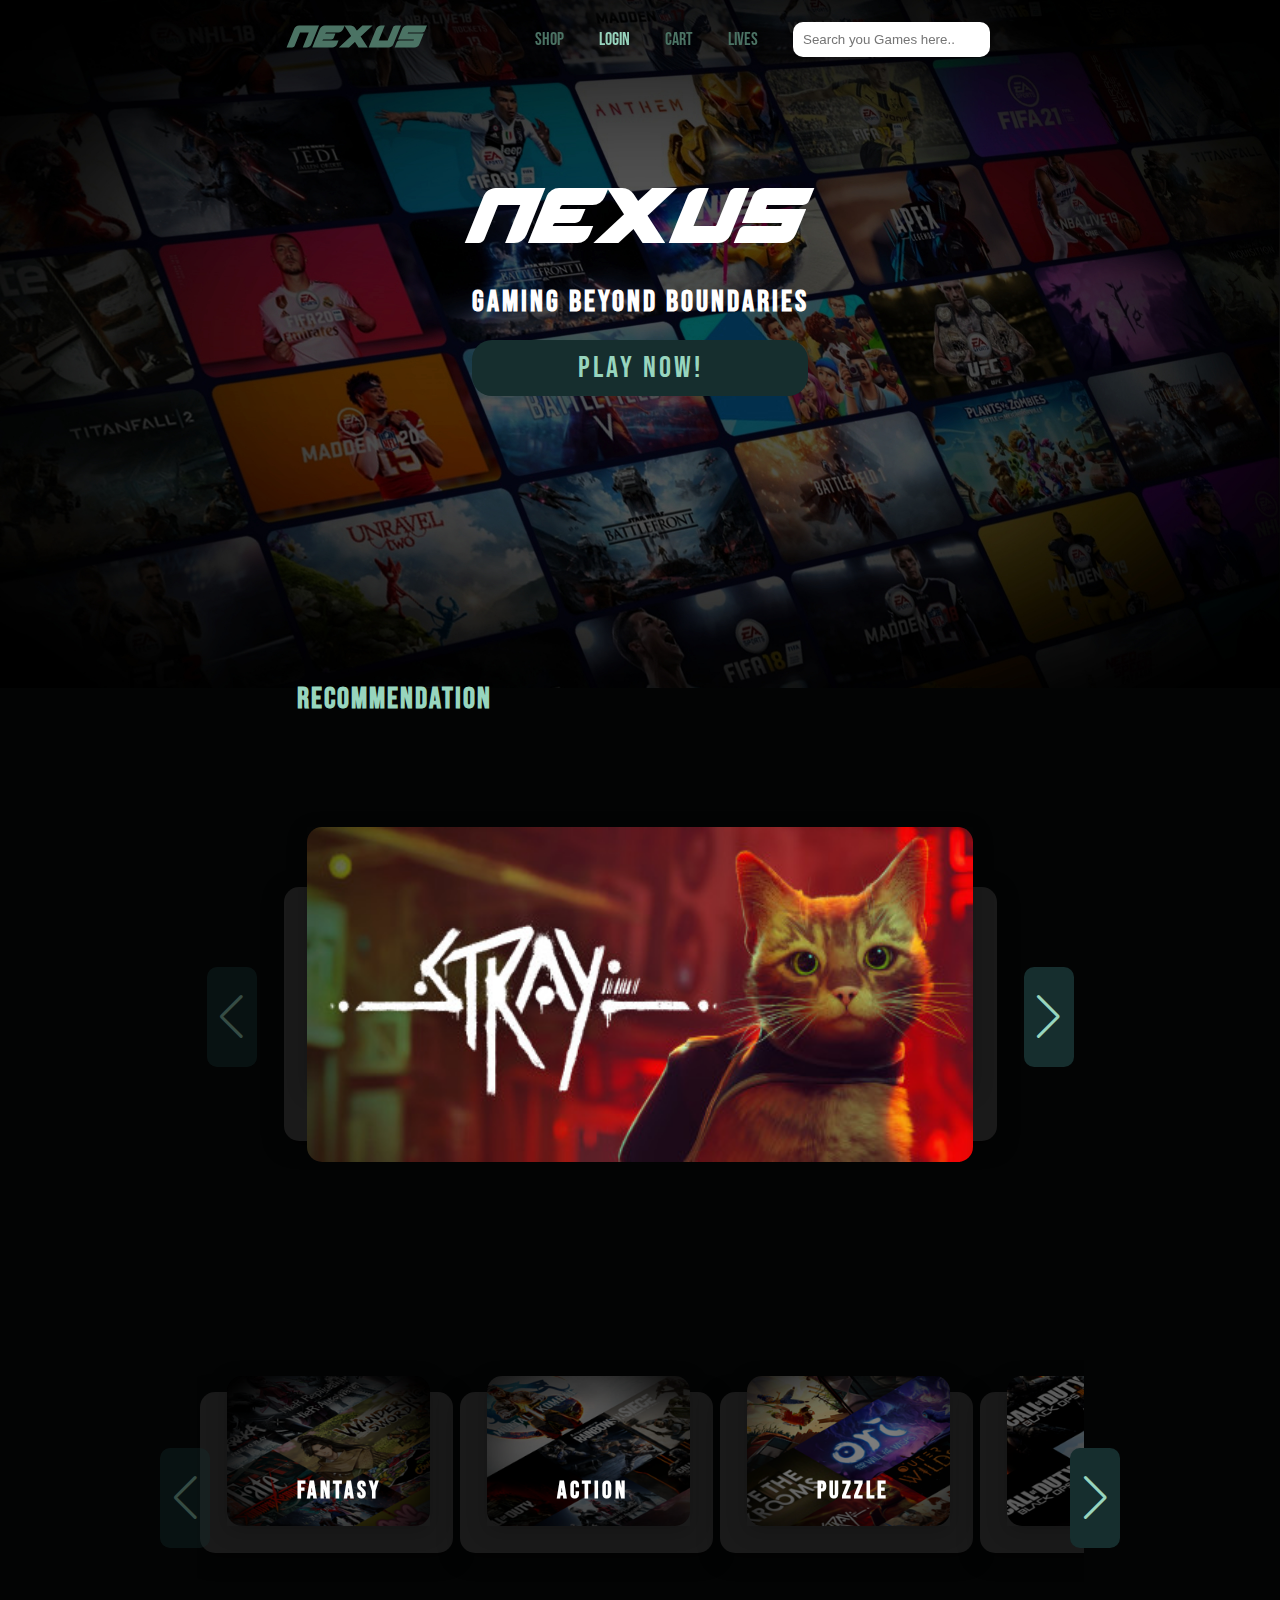
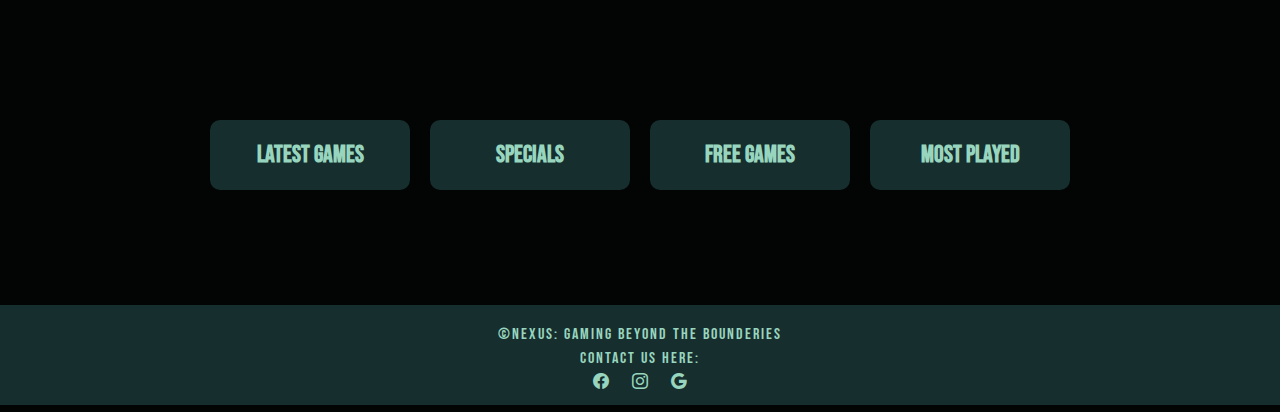
<file: index.html>
<!DOCTYPE html>
<html lang="en">
<head>
    <meta charset="UTF-8">
    <meta name="viewport" content="width=device-width, initial-scale=1.0">
    <link rel="stylesheet" href="./Css/style.css">
    <link rel="stylesheet" href="https://cdn.jsdelivr.net/npm/bootstrap-icons@1.11.1/font/bootstrap-icons.css">
    <title>Home</title>
    <!-- Swiper CSS -->
    <link rel="stylesheet" href="https://cdn.jsdelivr.net/npm/swiper@10/swiper-bundle.min.css"/>
</head>
<body>
      <!-- nav header -->
  <header>
    <nav class="navbar">
      <span class="hamburger-btn material-symbols-rounded">menu</span>
      <a href="index.html" class="logo"><h2>NEXUS</h2></a>
      <ul class="links">
        <span class="close-btn material-symbols-rounded">close</span>
        <li><a href="#">SHOP</a></li>
        <li><a href="login.html" id="login">LOGIN</a></li>
        <li><a href="#">CART</a></li>
        <li><a href="#">Lives</a></li>
        <input type="text" placeholder="Search you Games here..">
      </ul>
    </nav>
  </header>
  <div class="blur-bg-overlay"></div><br><br>
  <div class="form-popup"></div><br><br>
<br>
    <!-- Home Page -->
  
    <section class="container">
      <div class="heroPage">
        <img src="./Images/BG.jpg" alt="Heropahina" class="Hero">
      </div>
      <h1 class="mainTitle">NEXUS</h1>
      <h5 class="mainSentence">Gaming beyond Boundaries</h5>
      <a class="mainSentence btnLinks" href="#listGames">Play Now!</a>
    </section>
    
    <section class="container" id="listGames">
      <div class="swiper mySwiper">
        <h4 class="recommendation">Recommendation</h4>
        <div class="swiper-wrapper">
          <div class="swiper-slide">
            <div class="wrapper">
              <div class="card">
                <div class="slide">
                  <div class="image">
                    <img src="./Images/Stray.jpg" alt="Stray">
                  </div>
                  <div class="content">
                    <a href="#" class="install">₱584.96</a>
                  </div>
                </div>
              </div>
            </div>
          </div>

          <div class="swiper-slide">
            <div class="wrapper">
              <div class="card">
                <div class="slide">
                  <div class="image">
                    <img src="./Images/Mir4.jpg" alt="Stray">
                  </div>
                  <div class="content">
                    <a href="#" class="install">Install</a>
                  </div>
                </div>
              </div>
            </div>
          </div>

          <div class="swiper-slide">
            <div class="wrapper">
              <div class="card">
                <div class="slide">
                  <div class="image">
                    <img src="./Images/Forza.jpg" alt="Stray">
                  </div>
                  <div class="content">
                    <a href="#" class="install">₱3,000.00</a>
                  </div>
                </div>
              </div>
            </div>
          </div>

          <div class="swiper-slide">
            <div class="wrapper">
              <div class="card">
                <div class="slide">
                  <div class="image">
                    <img src="./Images/FF7.jpg" alt="Stray">
                  </div>
                  <div class="content">
                    <a href="#" class="install">₱1,989.30</a>
                  </div>
                </div>
              </div>
            </div>
          </div>

          <div class="swiper-slide">
            <div class="wrapper">
              <div class="card">
                <div class="slide">
                  <div class="image">
                    <img src="./Images/SOS.jpg" alt="Stray">
                  </div>
                  <div class="content">
                    <a href="#" class="install">Go Now!</a>
                  </div>
                </div>
              </div>
            </div>
          </div>

        </div>
        <div class="swiper-button-next nav-btn"></div>
        <div class="swiper-button-prev nav-btn"></div>
      </div>
    </section>


    <!-- Container for the next Swiper JS the Genres -->
    <section class="container genre">
      <!-- Swiper -->
    <div class="swiper mySwiper2 swiperHeight">
      <div class="swiper-wrapper">
        <div class="swiper-slide slideWidth">
          <div class="wrapper2">
            <div class="card2">
              <div class="slide2">
                <div class="image2">
                  <h2 class="genreTitle">Fantasy</h2>
                  <img src="./Images/Fantasy.jpg" alt="Stray">
                </div>
                <div class="content2">
                  <a href="#" class="install2">Go Now!</a>
                </div>
              </div>
            </div>
          </div>
        </div>

        <div class="swiper-slide slideWidth">
          <div class="wrapper2">
            <div class="card2">
              <div class="slide2">
                <div class="image2">
                  <h2 class="genreTitle">Action</h2>
                  <img src="./Images/Action.png" alt="Stray">
                </div>
                <div class="content2">
                  <a href="#" class="install2">Go Now!</a>
                </div>
              </div>
            </div>
          </div>
        </div>

        <div class="swiper-slide slideWidth">
          <div class="wrapper2">
            <div class="card2">
              <div class="slide2">
                <div class="image2">
                  <h2 class="genreTitle">Puzzle</h2>
                  <img src="./Images/Puzzle.png" alt="Stray">
                </div>
                <div class="content2">
                  <a href="#" class="install2">Go Now!</a>
                </div>
              </div>
            </div>
          </div>
        </div>
        
        <div class="swiper-slide slideWidth">
          <div class="wrapper2">
            <div class="card2">
              <div class="slide2">
                <div class="image2">
                  <h2 class="genreTitle">Sci Fi</h2>
                  <img src="./Images/SCi Fi.png" alt="Stray">
                </div>
                <div class="content2">
                  <a href="#" class="install2">Go Now!</a>
                </div>
              </div>
            </div>
          </div>
        </div>

        <div class="swiper-slide slideWidth">
          <div class="wrapper2">
            <div class="card2">
              <div class="slide2">
                <div class="image2">
                  <h2 class="genreTitle">Racing</h2>
                  <img src="./Images/Racing.png" alt="Stray">
                </div>
                <div class="content2">
                  <a href="#" class="install2">Go Now!</a>
                </div>
              </div>
            </div>
          </div>
        </div>

        <div class="swiper-slide slideWidth">
          <div class="wrapper2">
            <div class="card2">
              <div class="slide2">
                <div class="image2">
                  <h2 class="genreTitle simulation">Simulation</h2>
                  <img src="./Images/Simulation.png" alt="Stray">
                </div>
                <div class="content2">
                  <a href="#" class="install2">Go Now!</a>
                </div>
              </div>
            </div>
          </div>
        </div>
        
        <div class="swiper-slide slideWidth">
          <div class="wrapper2">
            <div class="card2">
              <div class="slide2">
                <div class="image2">
                  <h2 class="genreTitle">Story</h2>
                  <img src="./Images/Story.png" alt="Stray">
                </div>
                <div class="content2">
                  <a href="#" class="install2">Go Now!</a>
                </div>
              </div>
            </div>
          </div>
        </div>

        <div class="swiper-slide slideWidth">
          <div class="wrapper2">
            <div class="card2">
              <div class="slide2">
                <div class="image2">
                  <h2 class="genreTitle">Casual</h2>
                  <img src="./Images/Casual.png" alt="Stray">
                </div>
                <div class="content2">
                  <a href="#" class="install2">Go Now!</a>
                </div>
              </div>
            </div>
          </div>
        </div>

        <div class="swiper-slide slideWidth">
          <div class="wrapper2">
            <div class="card2">
              <div class="slide2">
                <div class="image2">
                  <h2 class="genreTitle survival">Survival</h2>
                  <img src="./Images/Survival.png" alt="Stray">
                </div>
                <div class="content2">
                  <a href="#" class="install2">Go Now!</a>
                </div>
              </div>
            </div>
          </div>
        </div>

        <div class="swiper-slide slideWidth">
          <div class="wrapper2">
            <div class="card2">
              <div class="slide2">
                <div class="image2">
                  <h2 class="genreTitle">Sports</h2>
                  <img src="./Images/Sports.png" alt="Stray">
                </div>
                <div class="content2">
                  <a href="#" class="install2">Go Now!</a>
                </div>
              </div>
            </div>
          </div>
        </div>
      </div>
      <div class="swiper-pagination"></div>
    </div>
    <div class="swiper-button-next swiper-button-next-2 nav-btn2 nextbtn"></div>
    <div class="swiper-button-prev swiper-button-prev-2 nav-btn2 prevbtn"></div>


    <div class="box">
      <div class="boxes">
        <h2 class="boxesTitle"><a href="">Latest Games</a></h2>
      </div>
      <div class="boxes">
        <h2 class="boxesTitle"><a href="">Specials</a></h2>
      </div>
      <div class="boxes">
        <h2 class="boxesTitle"><a href="">Free Games</a></h2>
      </div>
      <div class="boxes">
        <h2 class="boxesTitle"><a href="">Most Played</a></h2>
      </div>
    </div>
    </section>

    <footer>
      <div class="contact">
        <p class="contactSence">&copy;Nexus: Gaming Beyond The Bounderies</p>
        <p class="contactSence">Contact us Here:</p>
        <a href="#"><i class="bi bi-facebook"></i></a>
        <a href="#"><i class="bi bi-instagram"></i></a>
        <a href="#"><i class="bi bi-google"></i></a>
      </div>
    </footer>
    <!-- Script -->
    <script src="https://cdn.jsdelivr.net/npm/swiper@10/swiper-bundle.min.js"></script>
    <script src="./Js/index.js"></script>
</body>
</html>
</file>
<file: Css/style.css>
@import url("https://fonts.googleapis.com/css2?family=Bebas+Neue&display=swap");

@font-face {
  font-family: "Sportypo";
  src: url("../Nexus.ttf") format("truetype");
}

* {
  margin: 0;
  padding: 0;
  box-sizing: border-box;
}
html{
  scroll-behavior: smooth;
}
body {
  height: 100vh;
  width: 100%;
  font-family: "Bebas Neue";
  align-items: center;
  justify-content: center;
  transition: all 0.3s ease-in-out;
  background-color: #030404;
  overflow-x: hidden;
  scroll-behavior: smooth;
}

header {
  position: sticky;
  margin-left: auto;
  margin-right: auto;
  bottom: 100rem;
  width: 100%;
  z-index: 10;
  padding: 0 10px;
  /* border: 2px solid red; */
}
header nav input{
  padding: 10px;
  border: none;
  border-radius: 10px;
}
.navbar {
  display: flex;
  padding: 22px 0;
  align-items: center;
  max-width: 700px;
  margin: 0 auto;
  justify-content: space-between;
}

.navbar .hamburger-btn {
  display: none;
  color: #090909;
  cursor: pointer;
  font-size: 1.5rem;
}

.navbar .logo {
  gap: 10px;
  display: flex;
  align-items: center;
  text-decoration: none;
  font-family: "Sportypo";
  color: #4b7364;
}
#login {
  color: #98d5be;
}
#password {
  color: #162e2e;
}
.navbar .links {
  display: flex;
  gap: 35px;
  list-style: none;
  align-items: center;
}

.navbar .close-btn {
  position: absolute;
  right: 20px;
  top: 20px;
  display: none;
  color: #4b7364;
  cursor: pointer;
}

.navbar .links a {
  color: #4b7364;
  font-size: 1.1rem;
  font-weight: 500;
  text-decoration: none;
  transition: 0.1s ease;
}

.navbar .links a:hover {
  color: #98d5be;
}

.navbar .login-btn {
  border: none;
  outline: none;
  background: #fff;
  color: #275360;
  font-size: 1rem;
  font-weight: 600;
  padding: 10px 18px;
  border-radius: 3px;
  cursor: pointer;
  transition: 0.15s ease;
}

/* Media Query 500px */
@media (max-width: 500px) {
  .navbar :is(.hamburger-btn, .close-btn) {
    display: block;
  }

  .navbar {
    padding: 15px 0;
  }

  .navbar .logo img {
    display: none;
  }

  .navbar .logo h2 {
    font-size: 1.4rem;
  }

  .navbar .links {
    position: fixed;
    top: 0;
    z-index: 10;
    left: -100%;
    display: block;
    height: 100vh;
    width: 100%;
    padding-top: 60px;
    text-align: center;
    background: #fff;
    transition: 0.2s ease;
  }

  .navbar .links.show-menu {
    left: 0;
  }

  .navbar .links a,
  .toggle {
    display: inline-flex;
    margin: 20px 0;
    font-size: 1.2rem;
    color: #000;
  }

  .navbar .links a:hover {
    color: #98d5be;
  }

  .navbar {
    font-size: 0.9rem;
    padding: 7px 10px;
  }
}

/* Contents */
.container {
  margin-left: auto;
  margin-right: auto;
  padding-left: 0.5rem;
  padding-right: 0.5rem;
  scroll-behavior: smooth;
  /* border: 2px solid red; */
}
.Hero {
  object-fit: cover;
  left: 0;
  position: absolute;
  top: 0;
  width: 100vw;
  height: 43rem;
  z-index: -1;
}
.mainTitle {
    font-family: "Sportypo";
    font-size: 60px;
    color: #fff;
    text-align: center;
    z-index: 1;
    padding: 20px 0;
}
.mainSentence{
    font-family: "Bebas Neue";
    letter-spacing: 3px;
    color: #fff;
    text-align: center;
    font-size: 30px;
    padding: 10px 0;
}
.btnLinks {
    text-decoration: none;
    display: flex;
    justify-content: center;
    background-color: #162e2e;
    color: #98d5be !important;
    margin: 10px 29rem;
    border-radius: 20px;
    margin-bottom: 255px;
    scroll-behavior: smooth;
}

/* Contain 2 */
.recommendation {
    color: #98d5be;
    letter-spacing: 2px;
    font-size: 30px;
    padding: 20px 0 10px;
    margin-left: 100px;
}
#listGames{
  display: flex;
}
/* Cards /w hover effects */
.wrapper {
  position : relative;
  margin-top: 100px;
  margin-bottom: 100px;
  max-width: 1100px;
  max-height: 100rem;
  height: 300px;
  width : 100%;
  display : flex;
  flex-direction: row;
  align-items : center;
  justify-content : center;
  padding : 30px;  
  flex-wrap: wrap;
}
.wrapper .card {
  position: relative;
  max-width : 100rem;
  width: 713px;
  height : 254px;  
  background-color : #1a1a1a;
  margin : 30px 10px;
  padding : 30px 15px;
  
  display : flex;
  flex-direction : column;
  box-shadow : 0 5px 20px rgba(0,0,0,0.5);
  transition : 0.3s ease-in-out;
  border-radius : 15px;
}
.wrapper .card:hover {
  height : 330px;    
}
.wrapper .card .image {
  position : relative;
  width : 666px;
  height : 260px;
  
  top : -30%;
  left: 8px;
  box-shadow : 0 5px 20px rgba(0,0,0,0.2);
  z-index : 1;
}
.genreTitle{
  position: absolute;
  z-index: 100;
  color: #fff;
  top: 100px;
  left: 70px;
  letter-spacing: 3px;
  text-align: center;
}
.simulation, .survival{
  left: 50px !important;
}
.wrapper .card .image img {
  max-width : 100%;
  height: 335px;
  border-radius : 15px;
}
.wrapper .card .content {
  position : relative;
  top : -137px;
  padding : 10px 15px;
  color : #111;
  text-align : center;
  
  visibility : hidden;
  opacity : 0;
  transition : 0.4s ease-in-out;
    
}
.wrapper .card:hover .content {
   margin-top : 110px;
   visibility : visible;
   opacity : 1;
   transition-delay: 0.2s;
}
.wrapper .card .content .install{
    background-color: #162e2e;
    padding: 20px;
    border-radius: 10px;
    color: #98d5be;
    font-family: "Bebas Neue";
    text-decoration: none;
}
/* Card Hover 2 */
.wrapper2{
  position : relative;
  margin-top: -5px;
  margin-bottom: 100px;
  max-width: 1100px;
  max-height: 100rem;
  height: 300px;
  width : 100%;
  display : flex;
  flex-direction: row;
  align-items : center;
  justify-content : center;
  padding : 30px;  
  flex-wrap: wrap;
}
.wrapper2 .card2 {
  position: relative;
  max-width : 100rem;
  width: 344px;
  height : 161px;  
  background-color : #1a1a1a;
  margin : 30px 10px;
  padding : 41px 25px;
  
  display : flex;
  flex-direction : column;
  box-shadow : 0 5px 20px rgba(0,0,0,0.5);
  transition : 0.3s ease-in-out;
  border-radius : 15px;
}
.wrapper2 .card2:hover {
  height : 180px;    
}
.wrapper2 .card2 .image2 {
  position : relative;
  width : 203px;
  height : 150px;
  
  top : -30%;
  left: 2px;
  box-shadow : 0 5px 20px rgba(0,0,0,0.2);
  z-index : 1;
}
.wrapper2 .card2 .image2 img {
  max-width : 100%;
  width: 271px;
  height: 150px;
  border-radius : 15px;
}
.wrapper2 .card2 .content2 {
  position : relative;
  top : -137px;
  padding : 10px 15px;
  color : #111;
  text-align : center;
  
  visibility : hidden;
  opacity : 0;
  transition : 0.4s ease-in-out;
    
}
.wrapper2 .card2:hover .content2 {
   margin-top : 90px;
   visibility : visible;
   opacity : 1;
   transition-delay: 0.2s;
}
.wrapper2 .card2 .content2 .install2{
    background-color: #162e2e;
    padding: 20px;
    border-radius: 10px;
    color: #98d5be;
    font-family: "Bebas Neue";
    text-decoration: none;
}
.genre{
  position: relative;
}
.box{
  display: grid;
  grid-template-columns: 200px 200px 200px 200px;
  grid-template-rows: 100px;
  grid-gap: 20px;
  align-items: center;
  justify-content: center;
  /* border: 2px solid red; */
}
.boxes{
  position: relative;
  border-radius: 10px;
  width: 200px;
  height: 70px;
  background-color: #162e2e;
}
.boxes .boxesTitle{
  color: #98d5be;
  text-align: center;
  justify-content: center;
  align-self: center;
  margin-top: 20px;
}
.boxes .boxesTitle a{
  color: #98d5be;
  font-family: "Bebas Neue" !important;
  text-align: center;
  justify-content: center;
  align-self: center;
  margin-top: 20px;
  text-decoration: none;
}
footer{
  width: 100%;
  height: 100px;
  background-color: #162e2e;
  margin-top: 100px;
}
.contact{
  color: #98d5be;
  text-align: center;
  padding: 20px;
}
.contactSence{
  color: #98d5be;
  letter-spacing: 2px;
  text-align: center;
  margin-bottom: 5px;
}
.contact .bi {
  color: #98d5be;
  margin: 10px;
}
/* Swiper */
.swiper {
  margin-top: 10px;
  width: 887px;
  height: 656px;
}
.nav-btn {
  height: 100px !important;
  width: 50px !important;
  background-color: #162e2e;
  border-radius: 10px;
  color: #98d5be !important;
}
.slideWidth {
  width: 220px !important;
  margin-left: 20px;
  margin-right: 20px !important ;
}
.swiperHeight{
  max-width: 100rem;
  height: 378px !important;
}
.nav-btn2{
  height: 100px !important;
  width: 50px !important;
  background-color: #162e2e;
  border-radius: 10px;
  color: #98d5be !important;
  top: var(--swiper-navigation-top-offset,30%) !important;
}
.nextbtn{
  margin-right: 150px;
}
.prevbtn{
  margin-left: 150px;
}
/* Small Screen */
@media (max-width: 576px) {
    .container{
        max-width: 576px;
    }
}
/* Medium Screen */
@media (max-width: 768px) {
    .container{
        max-width: 768px;
    }
}
/* Large Screen */
@media (max-width: 992px) {
    .container{
        max-width: 992px;
    }
}
/* Extra Large Screen */
@media (max-width: 1200px) {
    .container{
        max-width: 1200px;
    }
}
</file>
